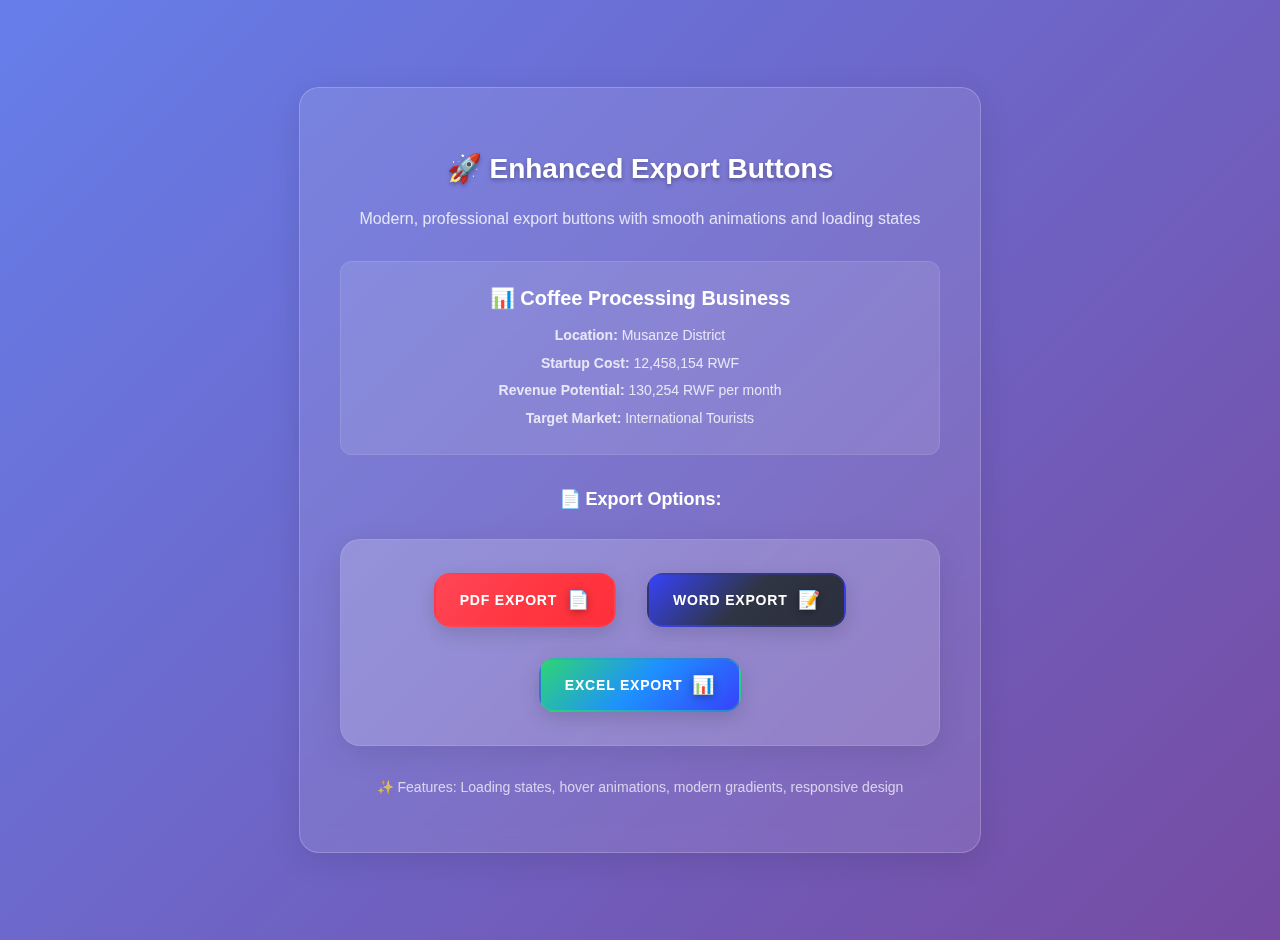
<file: export-buttons-demo.html>
<!DOCTYPE html>
<html lang="en">

<head>
    <meta charset="UTF-8">
    <meta name="viewport" content="width=device-width, initial-scale=1.0">
    <title>Enhanced Export Buttons Demo - InnoStart</title>
    <link rel="stylesheet" href="assets/css/style.css">
    <style>
        body {
            font-family: 'Segoe UI', Tahoma, Geneva, Verdana, sans-serif;
            background: linear-gradient(135deg, #667eea 0%, #764ba2 100%);
            min-height: 100vh;
            display: flex;
            align-items: center;
            justify-content: center;
            margin: 0;
            padding: 20px;
        }

        .demo-container {
            background: rgba(255, 255, 255, 0.1);
            backdrop-filter: blur(10px);
            border-radius: 20px;
            padding: 40px;
            text-align: center;
            border: 1px solid rgba(255, 255, 255, 0.2);
            box-shadow: 0 8px 32px rgba(0, 0, 0, 0.1);
            max-width: 600px;
            width: 100%;
        }

        .demo-title {
            color: white;
            font-size: 28px;
            font-weight: 700;
            margin-bottom: 10px;
            text-shadow: 0 2px 4px rgba(0, 0, 0, 0.3);
        }

        .demo-subtitle {
            color: rgba(255, 255, 255, 0.8);
            font-size: 16px;
            margin-bottom: 30px;
            line-height: 1.5;
        }

        .business-info {
            background: rgba(255, 255, 255, 0.1);
            border-radius: 12px;
            padding: 20px;
            margin-bottom: 30px;
            border: 1px solid rgba(255, 255, 255, 0.1);
        }

        .business-info h3 {
            color: white;
            margin: 0 0 10px 0;
            font-size: 20px;
        }

        .business-info p {
            color: rgba(255, 255, 255, 0.8);
            margin: 5px 0;
            font-size: 14px;
        }

        .export-section {
            margin-top: 20px;
        }

        .export-section h4 {
            color: white;
            font-size: 18px;
            margin-bottom: 15px;
            font-weight: 600;
        }
    </style>
</head>

<body>
    <div class="demo-container">
        <h1 class="demo-title">🚀 Enhanced Export Buttons</h1>
        <p class="demo-subtitle">Modern, professional export buttons with smooth animations and loading states</p>

        <div class="business-info">
            <h3>📊 Coffee Processing Business</h3>
            <p><strong>Location:</strong> Musanze District</p>
            <p><strong>Startup Cost:</strong> 12,458,154 RWF</p>
            <p><strong>Revenue Potential:</strong> 130,254 RWF per month</p>
            <p><strong>Target Market:</strong> International Tourists</p>
        </div>

        <div class="export-section">
            <h4>📄 Export Options:</h4>
            <div class="export-buttons-container">
                <button onclick="exportBusinessPlan('Coffee Processing', 'pdf')" class="export-btn pdf-btn">
                    PDF Export
                </button>
                <button onclick="exportBusinessPlan('Coffee Processing', 'word')" class="export-btn word-btn">
                    Word Export
                </button>
                <button onclick="exportBusinessPlan('Coffee Processing', 'excel')" class="export-btn excel-btn">
                    Excel Export
                </button>
            </div>
        </div>

        <div style="margin-top: 30px; color: rgba(255, 255, 255, 0.7); font-size: 14px;">
            <p>✨ Features: Loading states, hover animations, modern gradients, responsive design</p>
        </div>
    </div>

    <script src="assets/js/main.js"></script>
    <script>
        // Demo export function
        async function exportBusinessPlan(businessType, format) {
            try {
                // Show loading state
                const button = event.target;
                const originalText = button.innerHTML;
                button.classList.add('loading');
                button.disabled = true;
                button.classList.add('pulse');

                // Simulate API call
                await new Promise(resolve => setTimeout(resolve, 2000));

                // Show success notification
                showNotification(`✅ ${format.toUpperCase()} business plan for ${businessType} generated successfully!`, 'success');

            } catch (error) {
                showNotification(`❌ Export failed: ${error.message}`, 'error');
            } finally {
                // Reset button state
                button.classList.remove('loading', 'pulse');
                button.disabled = false;
                button.innerHTML = originalText;

                // Add success animation
                button.style.transform = 'scale(1.1)';
                setTimeout(() => {
                    button.style.transform = '';
                }, 200);
            }
        }
    </script>
</body>

</html>
</file>
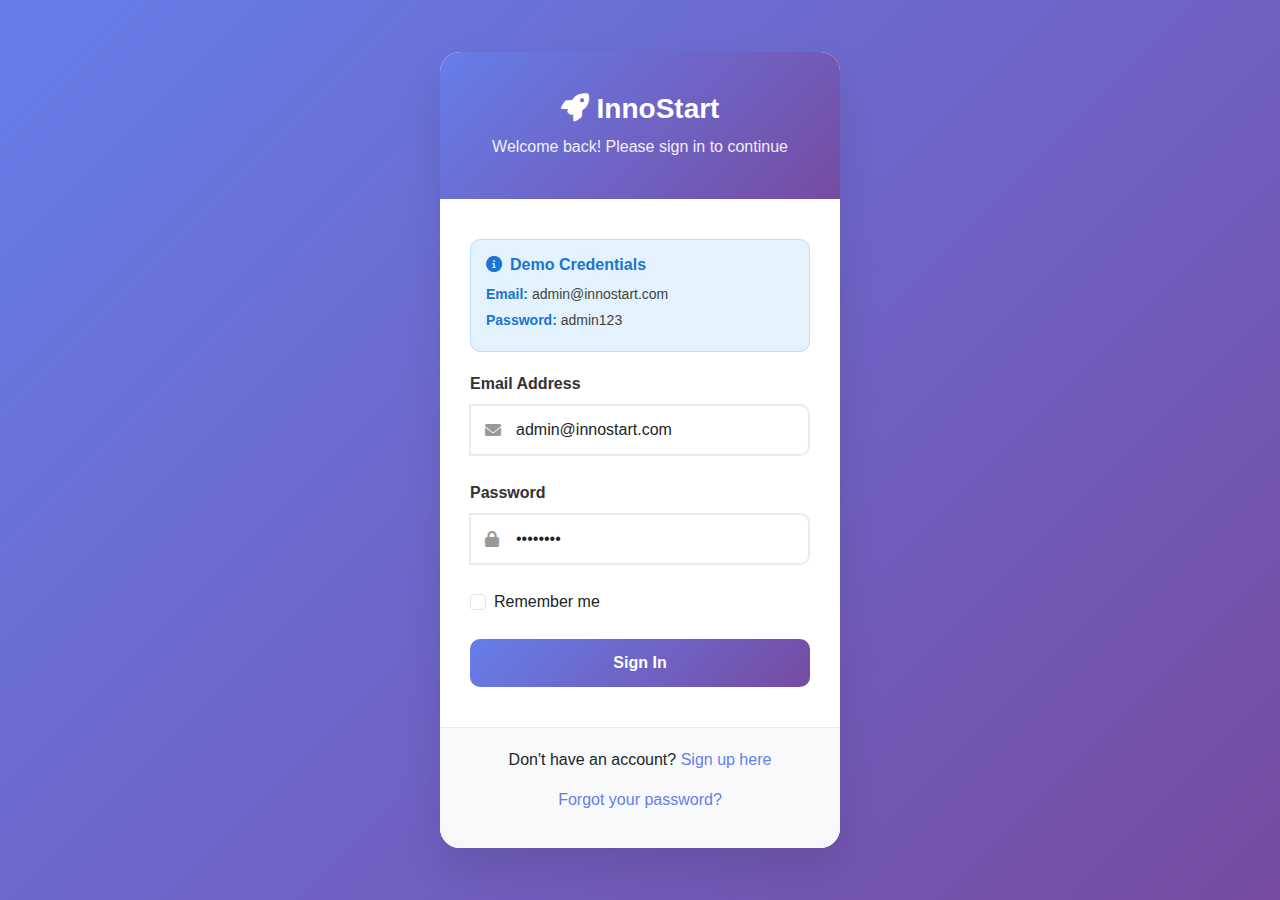
<file: login.html>
<!DOCTYPE html>
<html lang="en">
<head>
    <meta charset="UTF-8">
    <meta name="viewport" content="width=device-width, initial-scale=1.0">
    <meta http-equiv="Cache-Control" content="no-cache, no-store, must-revalidate">
    <meta http-equiv="Pragma" content="no-cache">
    <meta http-equiv="Expires" content="0">
    <title>Login - InnoStart</title>
    <link href="https://cdn.jsdelivr.net/npm/bootstrap@5.3.0/dist/css/bootstrap.min.css" rel="stylesheet">
    <link href="https://cdnjs.cloudflare.com/ajax/libs/font-awesome/6.0.0/css/all.min.css" rel="stylesheet">
    <style>
        body {
            background: linear-gradient(135deg, #667eea 0%, #764ba2 100%);
            min-height: 100vh;
            display: flex;
            align-items: center;
            justify-content: center;
            font-family: 'Segoe UI', Tahoma, Geneva, Verdana, sans-serif;
        }

        .login-container {
            background: white;
            border-radius: 20px;
            box-shadow: 0 20px 40px rgba(0, 0, 0, 0.1);
            overflow: hidden;
            width: 100%;
            max-width: 400px;
            margin: 20px;
        }

        .login-header {
            background: linear-gradient(135deg, #667eea 0%, #764ba2 100%);
            color: white;
            padding: 40px 30px;
            text-align: center;
        }

        .login-header h1 {
            margin: 0;
            font-size: 28px;
            font-weight: 600;
        }

        .login-header p {
            margin: 10px 0 0 0;
            opacity: 0.9;
        }

        .login-body {
            padding: 40px 30px;
        }

        .form-group {
            margin-bottom: 25px;
        }

        .form-label {
            font-weight: 600;
            color: #333;
            margin-bottom: 8px;
        }

        .form-control {
            border: 2px solid #e9ecef;
            border-radius: 10px;
            padding: 12px 15px;
            font-size: 16px;
            transition: all 0.3s ease;
        }

        .form-control:focus {
            border-color: #667eea;
            box-shadow: 0 0 0 0.2rem rgba(102, 126, 234, 0.25);
        }

        .input-group {
            position: relative;
        }

        .input-group i {
            position: absolute;
            left: 15px;
            top: 50%;
            transform: translateY(-50%);
            color: #999;
            z-index: 10;
        }

        .input-group .form-control {
            padding-left: 45px;
        }

        .btn-login {
            background: linear-gradient(135deg, #667eea 0%, #764ba2 100%);
            border: none;
            border-radius: 10px;
            padding: 12px 30px;
            font-size: 16px;
            font-weight: 600;
            color: white;
            width: 100%;
            transition: all 0.3s ease;
        }

        .btn-login:hover {
            transform: translateY(-2px);
            box-shadow: 0 10px 20px rgba(102, 126, 234, 0.3);
            color: white;
        }

        .btn-login:disabled {
            opacity: 0.6;
            transform: none;
            box-shadow: none;
        }

        .login-footer {
            text-align: center;
            padding: 20px 30px;
            background: #f8f9fa;
            border-top: 1px solid #e9ecef;
        }

        .login-footer a {
            color: #667eea;
            text-decoration: none;
            font-weight: 500;
        }

        .login-footer a:hover {
            text-decoration: underline;
        }

        .alert {
            border-radius: 10px;
            border: none;
            margin-bottom: 20px;
        }

        .loading {
            display: inline-block;
            width: 20px;
            height: 20px;
            border: 3px solid #f3f3f3;
            border-top: 3px solid #667eea;
            border-radius: 50%;
            animation: spin 1s linear infinite;
        }

        @keyframes spin {
            0% { transform: rotate(0deg); }
            100% { transform: rotate(360deg); }
        }

        .demo-credentials {
            background: #e3f2fd;
            border: 1px solid #bbdefb;
            border-radius: 10px;
            padding: 15px;
            margin-bottom: 20px;
            font-size: 14px;
        }

        .demo-credentials h6 {
            color: #1976d2;
            margin-bottom: 10px;
            font-weight: 600;
        }

        .demo-credentials p {
            margin: 5px 0;
            color: #424242;
        }

        .demo-credentials strong {
            color: #1976d2;
        }
    </style>
</head>
<body>
    <div class="login-container">
        <div class="login-header">
            <h1><i class="fas fa-rocket me-2"></i>InnoStart</h1>
            <p>Welcome back! Please sign in to continue</p>
        </div>
        
        <div class="login-body">
            <div class="demo-credentials">
                <h6><i class="fas fa-info-circle me-2"></i>Demo Credentials</h6>
                <p><strong>Email:</strong> admin@innostart.com</p>
                <p><strong>Password:</strong> admin123</p>
            </div>

            <div id="alert-container"></div>

            <form id="loginForm">
                <div class="form-group">
                    <label for="email" class="form-label">Email Address</label>
                    <div class="input-group">
                        <i class="fas fa-envelope"></i>
                        <input type="email" class="form-control" id="email" name="email" 
                               placeholder="Enter your email" required>
                    </div>
                </div>

                <div class="form-group">
                    <label for="password" class="form-label">Password</label>
                    <div class="input-group">
                        <i class="fas fa-lock"></i>
                        <input type="password" class="form-control" id="password" name="password" 
                               placeholder="Enter your password" required>
                    </div>
                </div>

                <div class="form-group form-check">
                    <input type="checkbox" class="form-check-input" id="rememberMe">
                    <label class="form-check-label" for="rememberMe">
                        Remember me
                    </label>
                </div>

                <button type="submit" class="btn btn-login" id="loginBtn">
                    <span id="loginText">Sign In</span>
                    <span id="loginLoading" class="loading" style="display: none;"></span>
                </button>
            </form>
        </div>

        <div class="login-footer">
            <p>Don't have an account? <a href="#" onclick="showRegister()">Sign up here</a></p>
            <p><a href="#" onclick="forgotPassword()">Forgot your password?</a></p>
        </div>
    </div>

    <script src="https://cdn.jsdelivr.net/npm/bootstrap@5.3.0/dist/js/bootstrap.bundle.min.js"></script>
    <script>
        // Demo credentials for easy testing
        const DEMO_EMAIL = 'admin@innostart.com';
        const DEMO_PASSWORD = 'admin123';

        // Auto-fill demo credentials
        document.addEventListener('DOMContentLoaded', function() {
            document.getElementById('email').value = DEMO_EMAIL;
            document.getElementById('password').value = DEMO_PASSWORD;
        });

        // Login form submission
        document.getElementById('loginForm').addEventListener('submit', async function(e) {
            e.preventDefault();
            
            const email = document.getElementById('email').value;
            const password = document.getElementById('password').value;
            const rememberMe = document.getElementById('rememberMe').checked;
            
            // Show loading state
            const loginBtn = document.getElementById('loginBtn');
            const loginText = document.getElementById('loginText');
            const loginLoading = document.getElementById('loginLoading');
            
            loginBtn.disabled = true;
            loginText.style.display = 'none';
            loginLoading.style.display = 'inline-block';
            
            try {
                const response = await fetch('api/auth.php', {
                    method: 'POST',
                    headers: {
                        'Content-Type': 'application/json',
                    },
                    body: JSON.stringify({
                        email: email,
                        password: password,
                        rememberMe: rememberMe
                    })
                });

                const result = await response.json();

                if (response.ok && result.success) {
                    // Store user session
                    localStorage.setItem('user', JSON.stringify(result.user));
                    localStorage.setItem('isLoggedIn', 'true');
                    
                    if (rememberMe) {
                        localStorage.setItem('rememberMe', 'true');
                    }
                    
                    showAlert('Login successful! Redirecting to dashboard...', 'success');
                    
                    // Redirect to dashboard after short delay
                    setTimeout(() => {
                        window.location.href = 'dashboard.html';
                    }, 1500);
                    
                } else {
                    showAlert(result.message || 'Login failed. Please check your credentials.', 'danger');
                }

            } catch (error) {
                console.error('Login error:', error);
                showAlert('Network error. Please try again.', 'danger');
            } finally {
                // Reset button state
                loginBtn.disabled = false;
                loginText.style.display = 'inline';
                loginLoading.style.display = 'none';
            }
        });

        function showAlert(message, type) {
            const alertContainer = document.getElementById('alert-container');
            alertContainer.innerHTML = `
                <div class="alert alert-${type} alert-dismissible fade show" role="alert">
                    <i class="fas fa-${type === 'success' ? 'check-circle' : 'exclamation-triangle'} me-2"></i>
                    ${message}
                    <button type="button" class="btn-close" data-bs-dismiss="alert"></button>
                </div>
            `;
        }

        function showRegister() {
            showAlert('Registration feature coming soon! For now, use the demo credentials above.', 'info');
        }

        function forgotPassword() {
            showAlert('Password reset feature coming soon! For now, use the demo credentials above.', 'info');
        }

        // Check if user is already logged in
        if (localStorage.getItem('isLoggedIn') === 'true') {
            window.location.href = 'dashboard.html';
        }
    </script>
</body>
</html>
</file>
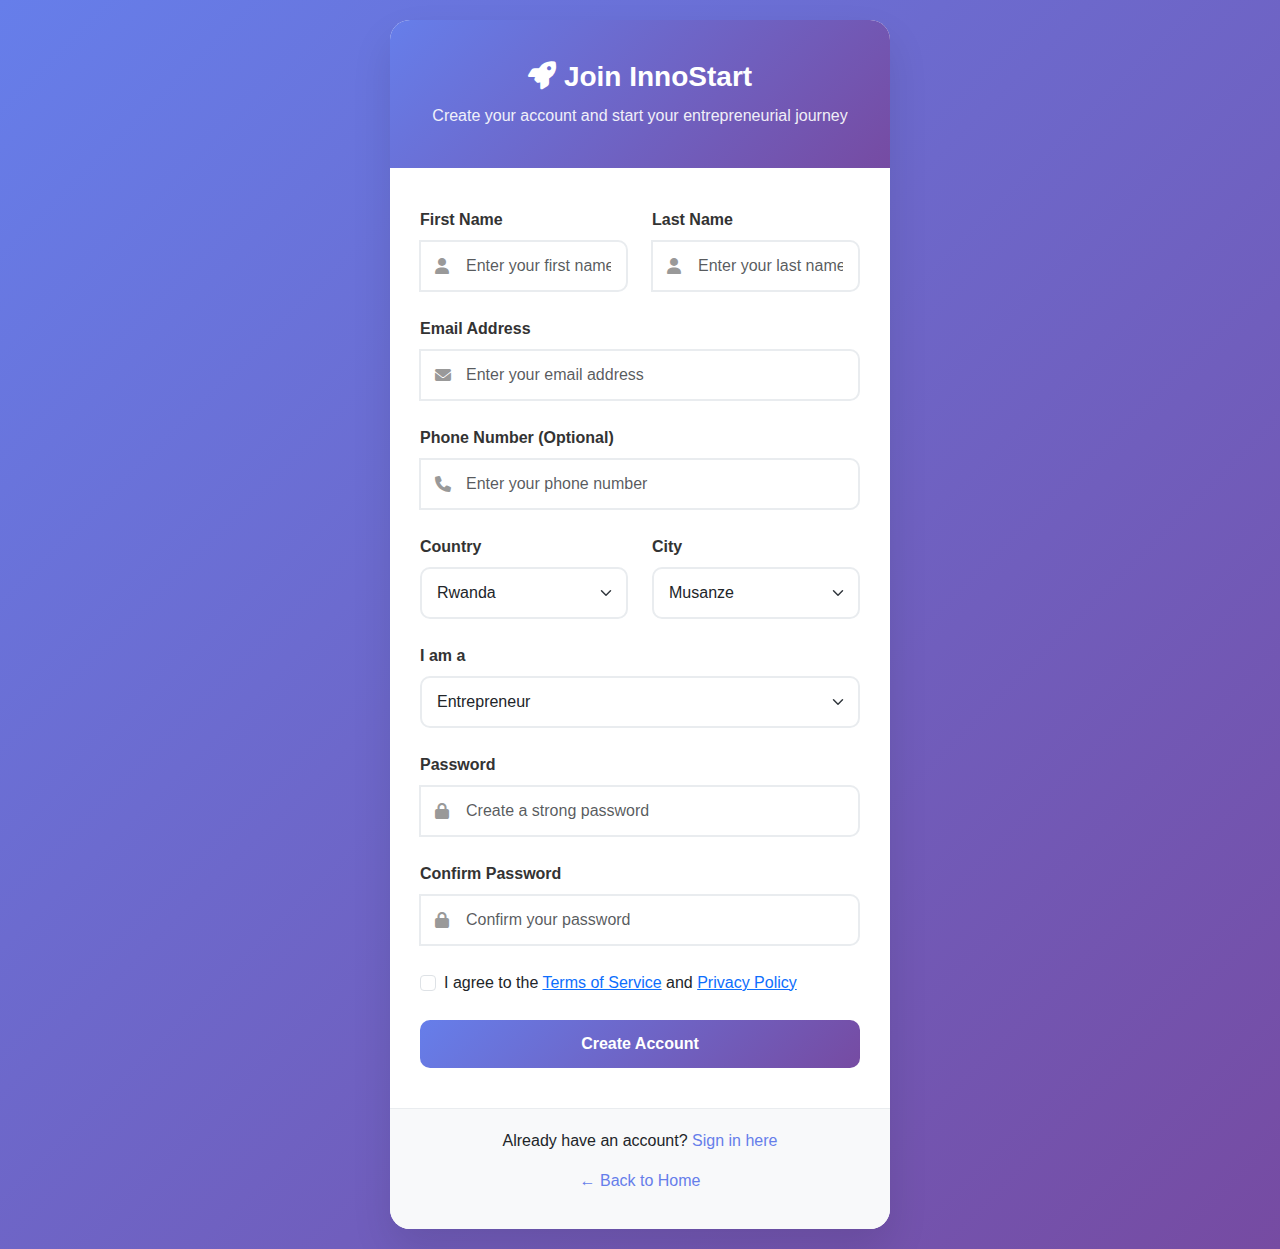
<file: signup.html>
<!DOCTYPE html>
<html lang="en">
<head>
    <meta charset="UTF-8">
    <meta name="viewport" content="width=device-width, initial-scale=1.0">
    <meta http-equiv="Cache-Control" content="no-cache, no-store, must-revalidate">
    <meta http-equiv="Pragma" content="no-cache">
    <meta http-equiv="Expires" content="0">
    <title>Sign Up - InnoStart</title>
    <link href="https://cdn.jsdelivr.net/npm/bootstrap@5.3.0/dist/css/bootstrap.min.css" rel="stylesheet">
    <link href="https://cdnjs.cloudflare.com/ajax/libs/font-awesome/6.0.0/css/all.min.css" rel="stylesheet">
    <style>
        body {
            background: linear-gradient(135deg, #667eea 0%, #764ba2 100%);
            min-height: 100vh;
            display: flex;
            align-items: center;
            justify-content: center;
            font-family: 'Segoe UI', Tahoma, Geneva, Verdana, sans-serif;
        }

        .signup-container {
            background: white;
            border-radius: 20px;
            box-shadow: 0 20px 40px rgba(0, 0, 0, 0.1);
            overflow: hidden;
            width: 100%;
            max-width: 500px;
            margin: 20px;
        }

        .signup-header {
            background: linear-gradient(135deg, #667eea 0%, #764ba2 100%);
            color: white;
            padding: 40px 30px;
            text-align: center;
        }

        .signup-header h1 {
            margin: 0;
            font-size: 28px;
            font-weight: 600;
        }

        .signup-header p {
            margin: 10px 0 0 0;
            opacity: 0.9;
        }

        .signup-body {
            padding: 40px 30px;
        }

        .form-group {
            margin-bottom: 25px;
        }

        .form-label {
            font-weight: 600;
            color: #333;
            margin-bottom: 8px;
        }

        .form-control {
            border: 2px solid #e9ecef;
            border-radius: 10px;
            padding: 12px 15px;
            font-size: 16px;
            transition: all 0.3s ease;
        }

        .form-control:focus {
            border-color: #667eea;
            box-shadow: 0 0 0 0.2rem rgba(102, 126, 234, 0.25);
        }

        .input-group {
            position: relative;
        }

        .input-group i {
            position: absolute;
            left: 15px;
            top: 50%;
            transform: translateY(-50%);
            color: #999;
            z-index: 10;
        }

        .input-group .form-control {
            padding-left: 45px;
        }

        .btn-signup {
            background: linear-gradient(135deg, #667eea 0%, #764ba2 100%);
            border: none;
            border-radius: 10px;
            padding: 12px 30px;
            font-size: 16px;
            font-weight: 600;
            color: white;
            width: 100%;
            transition: all 0.3s ease;
        }

        .btn-signup:hover {
            transform: translateY(-2px);
            box-shadow: 0 10px 20px rgba(102, 126, 234, 0.3);
            color: white;
        }

        .btn-signup:disabled {
            opacity: 0.6;
            transform: none;
            box-shadow: none;
        }

        .signup-footer {
            text-align: center;
            padding: 20px 30px;
            background: #f8f9fa;
            border-top: 1px solid #e9ecef;
        }

        .signup-footer a {
            color: #667eea;
            text-decoration: none;
            font-weight: 500;
        }

        .signup-footer a:hover {
            text-decoration: underline;
        }

        .alert {
            border-radius: 10px;
            border: none;
            margin-bottom: 20px;
        }

        .loading {
            display: inline-block;
            width: 20px;
            height: 20px;
            border: 3px solid #f3f3f3;
            border-top: 3px solid #667eea;
            border-radius: 50%;
            animation: spin 1s linear infinite;
        }

        @keyframes spin {
            0% { transform: rotate(0deg); }
            100% { transform: rotate(360deg); }
        }

        .form-select {
            border: 2px solid #e9ecef;
            border-radius: 10px;
            padding: 12px 15px;
            font-size: 16px;
            transition: all 0.3s ease;
        }

        .form-select:focus {
            border-color: #667eea;
            box-shadow: 0 0 0 0.2rem rgba(102, 126, 234, 0.25);
        }
    </style>
</head>
<body>
    <div class="signup-container">
        <div class="signup-header">
            <h1><i class="fas fa-rocket me-2"></i>Join InnoStart</h1>
            <p>Create your account and start your entrepreneurial journey</p>
        </div>
        
        <div class="signup-body">
            <div id="alert-container"></div>

            <form id="signupForm">
                <div class="row">
                    <div class="col-md-6">
                        <div class="form-group">
                            <label for="firstName" class="form-label">First Name</label>
                            <div class="input-group">
                                <i class="fas fa-user"></i>
                                <input type="text" class="form-control" id="firstName" name="firstName" 
                                       placeholder="Enter your first name" required>
                            </div>
                        </div>
                    </div>
                    <div class="col-md-6">
                        <div class="form-group">
                            <label for="lastName" class="form-label">Last Name</label>
                            <div class="input-group">
                                <i class="fas fa-user"></i>
                                <input type="text" class="form-control" id="lastName" name="lastName" 
                                       placeholder="Enter your last name" required>
                            </div>
                        </div>
                    </div>
                </div>

                <div class="form-group">
                    <label for="email" class="form-label">Email Address</label>
                    <div class="input-group">
                        <i class="fas fa-envelope"></i>
                        <input type="email" class="form-control" id="email" name="email" 
                               placeholder="Enter your email address" required>
                    </div>
                </div>

                <div class="form-group">
                    <label for="phone" class="form-label">Phone Number (Optional)</label>
                    <div class="input-group">
                        <i class="fas fa-phone"></i>
                        <input type="tel" class="form-control" id="phone" name="phone" 
                               placeholder="Enter your phone number">
                    </div>
                </div>

                <div class="row">
                    <div class="col-md-6">
                        <div class="form-group">
                            <label for="country" class="form-label">Country</label>
                            <select class="form-select" id="country" name="country">
                                <option value="Rwanda" selected>Rwanda</option>
                                <option value="Uganda">Uganda</option>
                                <option value="Kenya">Kenya</option>
                                <option value="Tanzania">Tanzania</option>
                                <option value="Other">Other</option>
                            </select>
                        </div>
                    </div>
                    <div class="col-md-6">
                        <div class="form-group">
                            <label for="city" class="form-label">City</label>
                            <select class="form-select" id="city" name="city">
                                <option value="Musanze" selected>Musanze</option>
                                <option value="Kigali">Kigali</option>
                                <option value="Huye">Huye</option>
                                <option value="Rubavu">Rubavu</option>
                                <option value="Other">Other</option>
                            </select>
                        </div>
                    </div>
                </div>

                <div class="form-group">
                    <label for="userType" class="form-label">I am a</label>
                    <select class="form-select" id="userType" name="userType" required>
                        <option value="entrepreneur" selected>Entrepreneur</option>
                        <option value="investor">Investor</option>
                        <option value="mentor">Mentor</option>
                    </select>
                </div>

                <div class="form-group">
                    <label for="password" class="form-label">Password</label>
                    <div class="input-group">
                        <i class="fas fa-lock"></i>
                        <input type="password" class="form-control" id="password" name="password" 
                               placeholder="Create a strong password" required minlength="6">
                    </div>
                </div>

                <div class="form-group">
                    <label for="confirmPassword" class="form-label">Confirm Password</label>
                    <div class="input-group">
                        <i class="fas fa-lock"></i>
                        <input type="password" class="form-control" id="confirmPassword" name="confirmPassword" 
                               placeholder="Confirm your password" required>
                    </div>
                </div>

                <div class="form-group form-check">
                    <input type="checkbox" class="form-check-input" id="agreeTerms" required>
                    <label class="form-check-label" for="agreeTerms">
                        I agree to the <a href="#" onclick="showTerms()">Terms of Service</a> and <a href="#" onclick="showPrivacy()">Privacy Policy</a>
                    </label>
                </div>

                <button type="submit" class="btn btn-signup" id="signupBtn">
                    <span id="signupText">Create Account</span>
                    <span id="signupLoading" class="loading" style="display: none;"></span>
                </button>
            </form>
        </div>

        <div class="signup-footer">
            <p>Already have an account? <a href="login.html">Sign in here</a></p>
            <p><a href="index.html">← Back to Home</a></p>
        </div>
    </div>

    <script src="https://cdn.jsdelivr.net/npm/bootstrap@5.3.0/dist/js/bootstrap.bundle.min.js"></script>
    <script>
        // Signup form submission
        document.getElementById('signupForm').addEventListener('submit', async function(e) {
            e.preventDefault();
            
            const formData = {
                first_name: document.getElementById('firstName').value,
                last_name: document.getElementById('lastName').value,
                email: document.getElementById('email').value,
                phone: document.getElementById('phone').value,
                country: document.getElementById('country').value,
                city: document.getElementById('city').value,
                user_type: document.getElementById('userType').value,
                password: document.getElementById('password').value,
                confirm_password: document.getElementById('confirmPassword').value
            };
            
            // Validate passwords match
            if (formData.password !== formData.confirm_password) {
                showAlert('Passwords do not match', 'danger');
                return;
            }
            
            // Show loading state
            const signupBtn = document.getElementById('signupBtn');
            const signupText = document.getElementById('signupText');
            const signupLoading = document.getElementById('signupLoading');
            
            signupBtn.disabled = true;
            signupText.style.display = 'none';
            signupLoading.style.display = 'inline-block';
            
            try {
                const response = await fetch('api/auth.php', {
                    method: 'POST',
                    headers: {
                        'Content-Type': 'application/json',
                    },
                    body: JSON.stringify({
                        action: 'register',
                        ...formData
                    })
                });

                const result = await response.json();

                if (response.ok && result.success) {
                    showAlert('Account created successfully! Redirecting to login...', 'success');
                    
                    // Redirect to login page after short delay
                    setTimeout(() => {
                        window.location.href = 'login.html';
                    }, 2000);
                    
                } else {
                    showAlert(result.message || 'Registration failed. Please try again.', 'danger');
                }

            } catch (error) {
                console.error('Registration error:', error);
                showAlert('Network error. Please try again.', 'danger');
            } finally {
                // Reset button state
                signupBtn.disabled = false;
                signupText.style.display = 'inline';
                signupLoading.style.display = 'none';
            }
        });

        function showAlert(message, type) {
            const alertContainer = document.getElementById('alert-container');
            alertContainer.innerHTML = `
                <div class="alert alert-${type} alert-dismissible fade show" role="alert">
                    <i class="fas fa-${type === 'success' ? 'check-circle' : 'exclamation-triangle'} me-2"></i>
                    ${message}
                    <button type="button" class="btn-close" data-bs-dismiss="alert"></button>
                </div>
            `;
        }

        function showTerms() {
            showAlert('Terms of Service: By using InnoStart, you agree to use the platform responsibly and in accordance with local laws.', 'info');
        }

        function showPrivacy() {
            showAlert('Privacy Policy: We respect your privacy and will only use your information to provide our services.', 'info');
        }

        // Check if user is already logged in
        fetch('api/auth.php')
            .then(response => response.json())
            .then(data => {
                if (data.success) {
                    window.location.href = 'dashboard.html';
                }
            })
            .catch(error => {
                console.log('Auth check failed:', error);
            });
    </script>
</body>
</html>
</file>
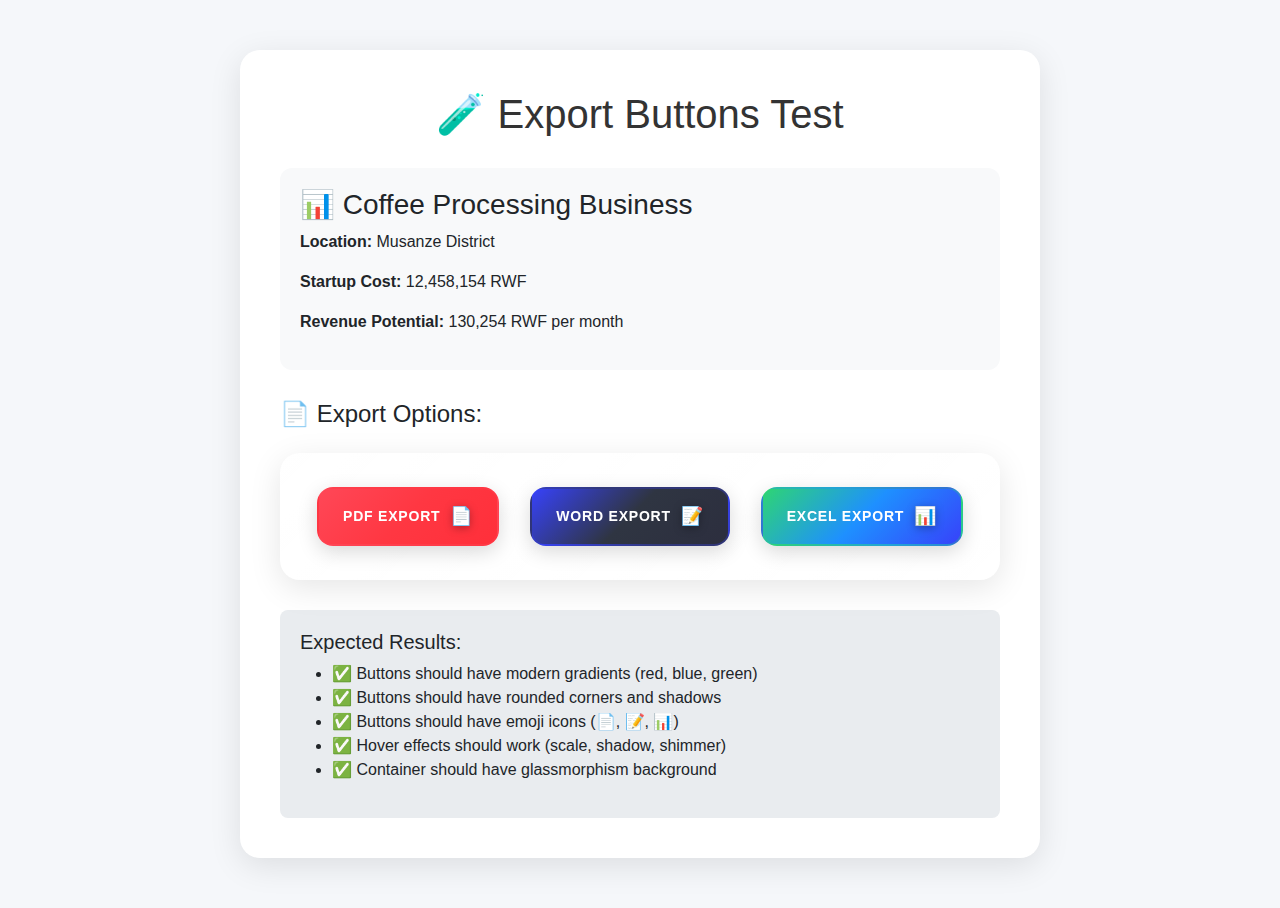
<file: test-export-buttons.html>
<!DOCTYPE html>
<html lang="en">
<head>
    <meta charset="UTF-8">
    <meta name="viewport" content="width=device-width, initial-scale=1.0">
    <title>Test Export Buttons</title>
    <link href="https://cdn.jsdelivr.net/npm/bootstrap@5.3.0/dist/css/bootstrap.min.css" rel="stylesheet">
    <link href="assets/css/dashboard.css?v=20241220" rel="stylesheet">
    <style>
        body {
            background: #f5f7fa;
            padding: 50px;
            font-family: 'Segoe UI', Tahoma, Geneva, Verdana, sans-serif;
        }
        .test-container {
            max-width: 800px;
            margin: 0 auto;
            background: white;
            padding: 40px;
            border-radius: 20px;
            box-shadow: 0 8px 32px rgba(0, 0, 0, 0.1);
        }
        .test-title {
            text-align: center;
            color: #333;
            margin-bottom: 30px;
        }
        .business-info {
            background: #f8f9fa;
            padding: 20px;
            border-radius: 12px;
            margin-bottom: 30px;
        }
    </style>
</head>
<body>
    <div class="test-container">
        <h1 class="test-title">🧪 Export Buttons Test</h1>
        
        <div class="business-info">
            <h3>📊 Coffee Processing Business</h3>
            <p><strong>Location:</strong> Musanze District</p>
            <p><strong>Startup Cost:</strong> 12,458,154 RWF</p>
            <p><strong>Revenue Potential:</strong> 130,254 RWF per month</p>
        </div>
        
        <h4>📄 Export Options:</h4>
        <div class="export-buttons-container">
            <button onclick="testExport('pdf')" class="export-btn pdf-btn">
                PDF Export
            </button>
            <button onclick="testExport('word')" class="export-btn word-btn">
                Word Export
            </button>
            <button onclick="testExport('excel')" class="export-btn excel-btn">
                Excel Export
            </button>
        </div>
        
        <div style="margin-top: 30px; padding: 20px; background: #e9ecef; border-radius: 8px;">
            <h5>Expected Results:</h5>
            <ul>
                <li>✅ Buttons should have modern gradients (red, blue, green)</li>
                <li>✅ Buttons should have rounded corners and shadows</li>
                <li>✅ Buttons should have emoji icons (📄, 📝, 📊)</li>
                <li>✅ Hover effects should work (scale, shadow, shimmer)</li>
                <li>✅ Container should have glassmorphism background</li>
            </ul>
        </div>
    </div>

    <script>
        function testExport(format) {
            alert(`Testing ${format.toUpperCase()} export button!`);
        }
    </script>
</body>
</html>
</file>
<file: assets/css/style.css>
/* Custom CSS for InnoStart */

:root {
    --primary-color: #0d6efd;
    --secondary-color: #6c757d;
    --success-color: #198754;
    --warning-color: #ffc107;
    --danger-color: #dc3545;
    --info-color: #0dcaf0;
    --light-color: #f8f9fa;
    --dark-color: #212529;
}

/* Export Button Styles - Modern Professional Design */
.export-btn {
    display: inline-flex;
    align-items: center;
    justify-content: center;
    padding: 14px 24px;
    margin: 8px;
    border: none;
    border-radius: 16px;
    font-size: 14px;
    font-weight: 700;
    cursor: pointer;
    transition: all 0.4s cubic-bezier(0.4, 0, 0.2, 1);
    text-decoration: none;
    color: white;
    box-shadow: 0 6px 20px rgba(0, 0, 0, 0.15);
    position: relative;
    overflow: hidden;
    min-width: 160px;
    text-align: center;
    letter-spacing: 0.8px;
    text-transform: uppercase;
    font-family: 'Segoe UI', Tahoma, Geneva, Verdana, sans-serif;
    backdrop-filter: blur(10px);
    border: 2px solid rgba(255, 255, 255, 0.1);
}

.export-btn::before {
    content: '';
    position: absolute;
    top: 0;
    left: -100%;
    width: 100%;
    height: 100%;
    background: linear-gradient(90deg, transparent, rgba(255, 255, 255, 0.2), transparent);
    transition: left 0.5s;
}

.export-btn:hover::before {
    left: 100%;
}

.export-btn:hover {
    transform: translateY(-4px) scale(1.05);
    box-shadow: 0 12px 35px rgba(0, 0, 0, 0.25);
    border-color: rgba(255, 255, 255, 0.3);
}

.export-btn:active {
    transform: translateY(-1px) scale(1.01);
    box-shadow: 0 4px 15px rgba(0, 0, 0, 0.15);
}

.export-btn:disabled {
    opacity: 0.6;
    cursor: not-allowed;
    transform: none;
    box-shadow: 0 2px 8px rgba(0, 0, 0, 0.1);
}

.export-btn:disabled::before {
    display: none;
}

/* PDF Export Button - Red Theme */
.pdf-btn {
    background: linear-gradient(135deg, #ff4757 0%, #ff3742 50%, #ff2f3a 100%);
    border: 2px solid rgba(255, 71, 87, 0.3);
}

.pdf-btn:hover:not(:disabled) {
    background: linear-gradient(135deg, #ff3742 0%, #ff2f3a 50%, #ff2833 100%);
    box-shadow: 0 12px 35px rgba(255, 71, 87, 0.5);
    border-color: rgba(255, 71, 87, 0.6);
}

.pdf-btn::after {
    content: '📄';
    margin-left: 10px;
    font-size: 18px;
    filter: drop-shadow(0 2px 4px rgba(0, 0, 0, 0.3));
}

/* Word Export Button - Blue Theme */
.word-btn {
    background: linear-gradient(135deg, #3742fa 0%, #2f3542 50%, #2c2e3e 100%);
    border: 2px solid rgba(55, 66, 250, 0.3);
}

.word-btn:hover:not(:disabled) {
    background: linear-gradient(135deg, #2f3542 0%, #2c2e3e 50%, #2a2c3a 100%);
    box-shadow: 0 12px 35px rgba(55, 66, 250, 0.5);
    border-color: rgba(55, 66, 250, 0.6);
}

.word-btn::after {
    content: '📝';
    margin-left: 10px;
    font-size: 18px;
    filter: drop-shadow(0 2px 4px rgba(0, 0, 0, 0.3));
}

/* Excel Export Button - Green Theme */
.excel-btn {
    background: linear-gradient(135deg, #2ed573 0%, #1e90ff 50%, #3742fa 100%);
    border: 2px solid rgba(46, 213, 115, 0.3);
}

.excel-btn:hover:not(:disabled) {
    background: linear-gradient(135deg, #1e90ff 0%, #3742fa 50%, #2f3542 100%);
    box-shadow: 0 12px 35px rgba(46, 213, 115, 0.5);
    border-color: rgba(46, 213, 115, 0.6);
}

.excel-btn::after {
    content: '📊';
    margin-left: 10px;
    font-size: 18px;
    filter: drop-shadow(0 2px 4px rgba(0, 0, 0, 0.3));
}

/* Export Button Container */
.export-buttons-container {
    display: flex;
    flex-wrap: wrap;
    justify-content: center;
    align-items: center;
    gap: 15px;
    margin: 25px 0;
    padding: 25px;
    background: linear-gradient(135deg, rgba(255, 255, 255, 0.1) 0%, rgba(255, 255, 255, 0.05) 100%);
    border-radius: 20px;
    backdrop-filter: blur(10px);
    border: 1px solid rgba(255, 255, 255, 0.1);
    box-shadow: 0 8px 32px rgba(0, 0, 0, 0.1);
}

/* Loading State for Export Buttons */
.export-btn.loading {
    pointer-events: none;
    opacity: 0.8;
}

.export-btn.loading::after {
    content: '';
    width: 16px;
    height: 16px;
    border: 2px solid rgba(255, 255, 255, 0.3);
    border-top: 2px solid white;
    border-radius: 50%;
    animation: spin 1s linear infinite;
    margin-left: 10px;
}

@keyframes spin {
    0% {
        transform: rotate(0deg);
    }

    100% {
        transform: rotate(360deg);
    }
}

/* Pulse Animation for Export Buttons */
.export-btn.pulse {
    animation: pulse 2s infinite;
}

@keyframes pulse {
    0% {
        box-shadow: 0 6px 20px rgba(0, 0, 0, 0.15);
    }

    50% {
        box-shadow: 0 6px 20px rgba(0, 0, 0, 0.15), 0 0 0 10px rgba(255, 255, 255, 0.1);
    }

    100% {
        box-shadow: 0 6px 20px rgba(0, 0, 0, 0.15);
    }
}

/* Responsive Design */
@media (max-width: 768px) {
    .export-btn {
        min-width: 120px;
        padding: 10px 16px;
        font-size: 13px;
        margin: 4px;
    }

    .export-buttons-container {
        flex-direction: column;
        gap: 8px;
    }
}

/* Loading State */
.export-btn.loading {
    position: relative;
    color: transparent;
}

.export-btn.loading::after {
    content: '';
    position: absolute;
    top: 50%;
    left: 50%;
    transform: translate(-50%, -50%);
    width: 20px;
    height: 20px;
    border: 2px solid rgba(255, 255, 255, 0.3);
    border-top: 2px solid white;
    border-radius: 50%;
    animation: spin 1s linear infinite;
}

@keyframes spin {
    0% {
        transform: translate(-50%, -50%) rotate(0deg);
    }

    100% {
        transform: translate(-50%, -50%) rotate(360deg);
    }
}

/* Global Styles */
body {
    font-family: 'Segoe UI', Tahoma, Geneva, Verdana, sans-serif;
    line-height: 1.6;
    color: var(--dark-color);
}

/* Navigation */
.navbar-brand {
    font-size: 1.5rem;
}

.navbar-nav .nav-link {
    font-weight: 500;
    transition: color 0.3s ease;
}

.navbar-nav .nav-link:hover {
    color: rgba(255, 255, 255, 0.8) !important;
}

/* Hero Section */
.hero-section {
    background: linear-gradient(135deg, var(--primary-color) 0%, #0056b3 100%);
    min-height: 100vh;
    display: flex;
    align-items: center;
    position: relative;
    overflow: hidden;
}

.hero-section::before {
    content: '';
    position: absolute;
    top: 0;
    left: 0;
    right: 0;
    bottom: 0;
    background: url('data:image/svg+xml,<svg xmlns="http://www.w3.org/2000/svg" viewBox="0 0 100 100"><defs><pattern id="grain" width="100" height="100" patternUnits="userSpaceOnUse"><circle cx="50" cy="50" r="1" fill="rgba(255,255,255,0.1)"/></pattern></defs><rect width="100" height="100" fill="url(%23grain)"/></svg>');
    opacity: 0.3;
    pointer-events: none;
    z-index: 1;
}

.hero-image {
    text-align: center;
    animation: float 3s ease-in-out infinite;
}

@keyframes float {

    0%,
    100% {
        transform: translateY(0px);
    }

    50% {
        transform: translateY(-20px);
    }
}

/* Chat Container */
.chat-container {
    background: white;
    border-radius: 15px;
    box-shadow: 0 10px 30px rgba(0, 0, 0, 0.1);
    overflow: hidden;
    height: 500px;
    display: flex;
    flex-direction: column;
}

.chat-messages {
    flex: 1;
    padding: 20px;
    overflow-y: auto;
    background: #f8f9fa;
}

.message {
    margin-bottom: 15px;
    display: flex;
}

.bot-message {
    justify-content: flex-start;
}

.user-message {
    justify-content: flex-end;
}

.message-content {
    max-width: 70%;
    padding: 12px 16px;
    border-radius: 18px;
    word-wrap: break-word;
}

.bot-message .message-content {
    background: white;
    border: 1px solid #e9ecef;
    border-bottom-left-radius: 5px;
}

.user-message .message-content {
    background: var(--primary-color);
    color: white;
    border-bottom-right-radius: 5px;
}

.chat-input {
    background: white;
}

/* Cards */
.card {
    border: none;
    border-radius: 15px;
    box-shadow: 0 5px 15px rgba(0, 0, 0, 0.08);
    transition: transform 0.3s ease, box-shadow 0.3s ease;
}

.card:hover {
    transform: translateY(-5px);
    box-shadow: 0 10px 25px rgba(0, 0, 0, 0.15);
}

.card-header {
    border-radius: 15px 15px 0 0 !important;
    border: none;
    font-weight: 600;
}

/* Forms */
.form-control,
.form-select {
    border-radius: 10px;
    border: 2px solid #e9ecef;
    transition: border-color 0.3s ease, box-shadow 0.3s ease;
}

.form-control:focus,
.form-select:focus {
    border-color: var(--primary-color);
    box-shadow: 0 0 0 0.2rem rgba(13, 110, 253, 0.25);
}

/* Buttons */
.btn {
    border-radius: 10px;
    font-weight: 500;
    transition: all 0.3s ease;
    border: none;
    cursor: pointer !important;
    pointer-events: auto !important;
    user-select: none;
    position: relative;
    z-index: 10;
}

.btn:hover {
    transform: translateY(-2px);
    box-shadow: 0 5px 15px rgba(0, 0, 0, 0.2);
}

.btn:active {
    transform: translateY(0);
}

.btn:focus {
    outline: 2px solid rgba(255, 255, 255, 0.5);
    outline-offset: 2px;
}

/* Force clickable buttons */
.clickable-button {
    cursor: pointer !important;
    pointer-events: auto !important;
    user-select: none !important;
    position: relative !important;
    z-index: 100 !important;
    display: inline-block !important;
    text-decoration: none !important;
}

.clickable-button:hover {
    cursor: pointer !important;
    pointer-events: auto !important;
}

.clickable-button:active {
    cursor: pointer !important;
    pointer-events: auto !important;
}

/* Hero section buttons specific styling */
.hero-section .btn {
    min-height: 50px;
    display: inline-flex;
    align-items: center;
    justify-content: center;
    text-decoration: none;
    border: 2px solid transparent;
    transition: all 0.3s ease;
    position: relative;
    z-index: 10;
}

.hero-section .btn:hover {
    text-decoration: none;
    transform: translateY(-2px);
    box-shadow: 0 8px 25px rgba(0, 0, 0, 0.2);
}

.hero-section .btn-primary {
    background: linear-gradient(135deg, #007bff 0%, #0056b3 100%);
    border-color: #007bff;
}

.hero-section .btn-outline-light {
    background: rgba(255, 255, 255, 0.1);
    border-color: rgba(255, 255, 255, 0.5);
    color: white;
}

.hero-section .btn-outline-light:hover {
    background: rgba(255, 255, 255, 0.2);
    border-color: white;
    color: white;
}

.btn-lg {
    padding: 12px 30px;
    font-size: 1.1rem;
}

/* Sections */
section {
    padding: 80px 0;
}

.bg-light {
    background-color: #f8f9fa !important;
}

/* Business Ideas */
.idea-item {
    background: white;
    border-radius: 10px;
    padding: 20px;
    margin-bottom: 15px;
    border-left: 4px solid var(--warning-color);
    transition: all 0.3s ease;
}

.idea-item:hover {
    transform: translateX(5px);
    box-shadow: 0 5px 15px rgba(0, 0, 0, 0.1);
}

.idea-title {
    font-weight: 600;
    color: var(--dark-color);
    margin-bottom: 8px;
}

.idea-description {
    color: var(--secondary-color);
    font-size: 0.9rem;
    margin-bottom: 10px;
}

.idea-tags {
    display: flex;
    flex-wrap: wrap;
    gap: 5px;
}

.idea-tag {
    background: var(--warning-color);
    color: var(--dark-color);
    padding: 4px 8px;
    border-radius: 15px;
    font-size: 0.8rem;
    font-weight: 500;
}

/* Financial Projections */
.projection-card {
    background: white;
    border-radius: 10px;
    padding: 20px;
    margin-bottom: 15px;
    border: 1px solid #e9ecef;
}

.metric-value {
    font-size: 2rem;
    font-weight: 700;
    margin-bottom: 5px;
}

.metric-label {
    color: var(--secondary-color);
    font-size: 0.9rem;
    text-transform: uppercase;
    letter-spacing: 0.5px;
}

/* Loading Animation */
.loading {
    display: inline-block;
    width: 20px;
    height: 20px;
    border: 3px solid rgba(255, 255, 255, 0.3);
    border-radius: 50%;
    border-top-color: #fff;
    animation: spin 1s ease-in-out infinite;
}

@keyframes spin {
    to {
        transform: rotate(360deg);
    }
}

/* Responsive Design */
@media (max-width: 768px) {
    .hero-section h1 {
        font-size: 2.5rem;
    }

    .hero-section .lead {
        font-size: 1.1rem;
    }

    .chat-container {
        height: 400px;
    }

    .message-content {
        max-width: 85%;
    }

    section {
        padding: 60px 0;
    }
}

@media (max-width: 576px) {
    .hero-section h1 {
        font-size: 2rem;
    }

    .btn-lg {
        padding: 10px 20px;
        font-size: 1rem;
    }

    .chat-container {
        height: 350px;
    }
}

/* Custom Scrollbar */
.chat-messages::-webkit-scrollbar {
    width: 6px;
}

.chat-messages::-webkit-scrollbar-track {
    background: #f1f1f1;
    border-radius: 3px;
}

.chat-messages::-webkit-scrollbar-thumb {
    background: #c1c1c1;
    border-radius: 3px;
}

.chat-messages::-webkit-scrollbar-thumb:hover {
    background: #a8a8a8;
}

/* Animation Classes */
.fade-in {
    animation: fadeIn 0.5s ease-in;
}

@keyframes fadeIn {
    from {
        opacity: 0;
        transform: translateY(20px);
    }

    to {
        opacity: 1;
        transform: translateY(0);
    }
}

.slide-in-left {
    animation: slideInLeft 0.5s ease-out;
}

@keyframes slideInLeft {
    from {
        opacity: 0;
        transform: translateX(-30px);
    }

    to {
        opacity: 1;
        transform: translateX(0);
    }
}

.slide-in-right {
    animation: slideInRight 0.5s ease-out;
}

@keyframes slideInRight {
    from {
        opacity: 0;
        transform: translateX(30px);
    }

    to {
        opacity: 1;
        transform: translateX(0);
    }
}

/* Utility Classes */
.text-gradient {
    background: linear-gradient(135deg, var(--primary-color), #0056b3);
    -webkit-background-clip: text;
    -webkit-text-fill-color: transparent;
    background-clip: text;
}

.shadow-custom {
    box-shadow: 0 10px 30px rgba(0, 0, 0, 0.1);
}

.border-gradient {
    border: 2px solid;
    border-image: linear-gradient(135deg, var(--primary-color), #0056b3) 1;
}
</file>
<file: assets/css/dashboard.css>
/* Dashboard Specific Styles */
* {
    margin: 0;
    padding: 0;
    box-sizing: border-box;
}

body {
    font-family: 'Segoe UI', Tahoma, Geneva, Verdana, sans-serif;
    background-color: #f5f7fa;
    overflow-x: hidden;
}

:root {
    --primary-color: #007bff;
    --secondary-color: #6c757d;
    --success-color: #28a745;
    --danger-color: #dc3545;
    --warning-color: #ffc107;
    --info-color: #17a2b8;
    --light-color: #f8f9fa;
    --dark-color: #343a40;
    --sidebar-width: 280px;
    --header-height: 60px;
}

/* Sidebar */
.sidebar {
    position: fixed;
    top: 0;
    left: 0;
    height: 100vh;
    width: var(--sidebar-width);
    background: linear-gradient(135deg, #667eea 0%, #764ba2 100%);
    color: white;
    z-index: 1000;
    transition: transform 0.3s ease;
    overflow-y: auto;
}

.sidebar-header {
    padding: 20px;
    border-bottom: 1px solid rgba(255, 255, 255, 0.1);
    text-align: center;
}

.sidebar-header h3 {
    margin: 0;
    font-weight: 600;
}

.sidebar-nav {
    padding: 20px 0;
}

.nav-item {
    margin: 5px 15px;
}

.nav-link {
    display: flex;
    align-items: center;
    padding: 12px 15px;
    color: rgba(255, 255, 255, 0.8);
    text-decoration: none;
    border-radius: 8px;
    transition: all 0.3s ease;
}

.nav-link:hover,
.nav-link.active {
    background: rgba(255, 255, 255, 0.1);
    color: white;
    transform: translateX(5px);
}

.nav-link i {
    margin-right: 12px;
    width: 20px;
    text-align: center;
}

/* Main Content */
.main-content {
    margin-left: var(--sidebar-width);
    min-height: 100vh;
    transition: margin-left 0.3s ease;
}

/* Header */
.header {
    height: var(--header-height);
    background: white;
    box-shadow: 0 2px 10px rgba(0, 0, 0, 0.1);
    display: flex;
    align-items: center;
    justify-content: space-between;
    padding: 0 30px;
    position: sticky;
    top: 0;
    z-index: 999;
}

.header-left h1 {
    font-size: 24px;
    font-weight: 600;
    color: var(--dark-color);
    margin: 0;
}

.header-right {
    display: flex;
    align-items: center;
    gap: 20px;
}

.search-box {
    position: relative;
}

.search-box input {
    width: 300px;
    padding: 10px 15px 10px 40px;
    border: 1px solid #ddd;
    border-radius: 25px;
    font-size: 14px;
}

.search-box i {
    position: absolute;
    left: 15px;
    top: 50%;
    transform: translateY(-50%);
    color: #999;
}

.user-profile {
    display: flex;
    align-items: center;
    gap: 10px;
    cursor: pointer;
}

.user-avatar {
    width: 35px;
    height: 35px;
    border-radius: 50%;
    background: var(--primary-color);
    display: flex;
    align-items: center;
    justify-content: center;
    color: white;
    font-weight: bold;
}

/* Content Area */
.content-area {
    padding: 30px;
    min-height: calc(100vh - var(--header-height));
    display: flex;
    flex-direction: column;
}

/* Chat Section Specific */
.content-area.chat-section {
    padding: 20px;
    height: calc(100vh - var(--header-height));
}

/* Dashboard Cards */
.dashboard-card {
    background: #2c3e50;
    border-radius: 12px;
    box-shadow: 0 4px 20px rgba(0, 0, 0, 0.15);
    margin-bottom: 30px;
    overflow: hidden;
}

.card-header {
    padding: 20px 25px;
    border-bottom: 1px solid #34495e;
    background: #34495e;
}

.card-header h5 {
    margin: 0;
    font-weight: 600;
    color: #ecf0f1;
}

.card-body {
    padding: 25px;
}

/* Stats Cards */
.stats-grid {
    display: grid;
    grid-template-columns: repeat(auto-fit, minmax(250px, 1fr));
    gap: 20px;
    margin-bottom: 30px;
}

.stat-card {
    background: white;
    padding: 25px;
    border-radius: 12px;
    box-shadow: 0 4px 20px rgba(0, 0, 0, 0.08);
    display: flex;
    align-items: center;
    gap: 20px;
}

.stat-icon {
    width: 60px;
    height: 60px;
    border-radius: 12px;
    display: flex;
    align-items: center;
    justify-content: center;
    font-size: 24px;
    color: white;
}

.stat-content h3 {
    font-size: 28px;
    font-weight: 700;
    margin: 0;
    color: var(--dark-color);
}

.stat-content p {
    margin: 5px 0 0 0;
    color: #666;
    font-size: 14px;
}

/* Quick Actions */
.quick-actions {
    display: grid;
    grid-template-columns: repeat(auto-fit, minmax(200px, 1fr));
    gap: 15px;
}

.quick-action {
    padding: 20px;
    background: linear-gradient(135deg, #667eea 0%, #764ba2 100%);
    color: white;
    border-radius: 12px;
    text-align: center;
    cursor: pointer;
    transition: transform 0.3s ease;
    text-decoration: none;
}

/* Individual Quick Action Colors */
.quick-action:nth-child(1) {
    background: linear-gradient(135deg, #667eea 0%, #764ba2 100%);
}

.quick-action:nth-child(2) {
    background: linear-gradient(135deg, #f093fb 0%, #f5576c 100%);
}

.quick-action:nth-child(3) {
    background: linear-gradient(135deg, #4facfe 0%, #00f2fe 100%);
}

.quick-action:nth-child(4) {
    background: linear-gradient(135deg, #43e97b 0%, #38f9d7 100%);
}

.quick-action:hover {
    transform: translateY(-5px);
    color: white;
}

/* Activity Items */
.activity-list {
    max-height: 400px;
    overflow-y: auto;
}

/* Custom scrollbar for dark theme */
.activity-list::-webkit-scrollbar {
    width: 8px;
}

.activity-list::-webkit-scrollbar-track {
    background: #34495e;
    border-radius: 4px;
}

.activity-list::-webkit-scrollbar-thumb {
    background: #7f8c8d;
    border-radius: 4px;
}

.activity-list::-webkit-scrollbar-thumb:hover {
    background: #95a5a6;
}

.activity-item {
    display: flex;
    align-items: center;
    padding: 15px 0;
    border-bottom: 1px solid #34495e;
}

.activity-item:last-child {
    border-bottom: none;
}

.activity-icon {
    width: 40px;
    height: 40px;
    border-radius: 50%;
    display: flex;
    align-items: center;
    justify-content: center;
    margin-right: 15px;
    color: white;
    font-size: 16px;
}

.activity-icon.bg-primary {
    background: var(--primary-color);
}

.activity-icon.bg-success {
    background: var(--success-color);
}

.activity-icon.bg-info {
    background: var(--info-color);
}

.activity-icon.bg-warning {
    background: var(--warning-color);
}

.activity-icon.bg-secondary {
    background: var(--secondary-color);
}

.activity-icon.bg-dark {
    background: var(--dark-color);
}

.activity-content h6 {
    margin: 0 0 5px 0;
    font-size: 14px;
    font-weight: 600;
    color: #ecf0f1;
}

.activity-content p {
    margin: 0 0 5px 0;
    font-size: 12px;
    color: #bdc3c7;
    line-height: 1.4;
}

.activity-content small {
    font-size: 13px;
    color: #ffffff !important;
    font-weight: 700;
    text-shadow: 0 1px 3px rgba(0, 0, 0, 0.5);
    opacity: 1 !important;
}

.quick-action i {
    font-size: 24px;
    margin-bottom: 10px;
}

/* Hidden sections */
.section {
    display: none;
}

.section.active {
    display: block;
}

/* Mobile Responsive */
@media (max-width: 768px) {
    .sidebar {
        transform: translateX(-100%);
    }

    .sidebar.open {
        transform: translateX(0);
    }

    .main-content {
        margin-left: 0;
    }

    .header {
        padding: 0 15px;
    }

    .search-box input {
        width: 200px;
    }

    .content-area {
        padding: 15px;
    }

    .stats-grid {
        grid-template-columns: 1fr;
    }
}

/* Chat Interface Enhancements */
.chat-container {
    height: calc(100vh - 200px);
    min-height: 500px;
    display: flex;
    flex-direction: column;
    background: #f8f9fa;
    border-radius: 12px;
    overflow: hidden;
    position: relative;
}

/* Chat container in chat section */
.chat-section .chat-container {
    height: calc(100vh - 140px);
    min-height: 600px;
    flex: 1;
}

/* Responsive chat adjustments */
@media (max-height: 800px) {
    .chat-section .chat-container {
        height: calc(100vh - 120px);
        min-height: 500px;
    }
}

@media (max-height: 600px) {
    .chat-section .chat-container {
        height: calc(100vh - 100px);
        min-height: 400px;
    }

    .chat-section {
        padding: 10px !important;
    }
}

.chat-messages {
    flex: 1;
    overflow-y: auto;
    padding: 20px;
    background: linear-gradient(135deg, #f5f7fa 0%, #c3cfe2 100%);
}

.message {
    margin-bottom: 20px;
    display: flex;
    align-items: flex-start;
    gap: 12px;
    animation: slideIn 0.3s ease-out;
}

.message.user {
    flex-direction: row-reverse;
}

.message-avatar {
    width: 35px;
    height: 35px;
    border-radius: 50%;
    display: flex;
    align-items: center;
    justify-content: center;
    font-size: 14px;
    font-weight: bold;
    color: white;
    flex-shrink: 0;
    box-shadow: 0 2px 8px rgba(0, 0, 0, 0.15);
}

.message.user .message-avatar {
    background: linear-gradient(135deg, #667eea 0%, #764ba2 100%);
}

.message.assistant .message-avatar {
    background: linear-gradient(135deg, #f093fb 0%, #f5576c 100%);
}

.message-content {
    max-width: 70%;
    padding: 12px 16px;
    border-radius: 18px;
    font-size: 14px;
    line-height: 1.5;
    box-shadow: 0 2px 8px rgba(0, 0, 0, 0.1);
}

.message.user .message-content {
    background: linear-gradient(135deg, #667eea 0%, #764ba2 100%);
    color: white;
}

.message.assistant .message-content {
    background: white;
    color: var(--dark-color);
    border: 1px solid #e9ecef;
}

.chat-input {
    padding: 20px;
    border-top: 1px solid #eee;
    background: white;
    position: sticky;
    bottom: 0;
    z-index: 10;
    box-shadow: 0 -2px 10px rgba(0, 0, 0, 0.1);
}

.input-group {
    display: flex;
    gap: 10px;
    align-items: center;
}

.input-group input {
    flex: 1;
    padding: 12px 16px;
    border: 2px solid #e9ecef;
    border-radius: 25px;
    font-size: 14px;
    outline: none;
    transition: all 0.3s ease;
}

.input-group input:focus {
    border-color: var(--primary-color);
    box-shadow: 0 0 0 3px rgba(0, 123, 255, 0.1);
}

.send-btn {
    width: 45px;
    height: 45px;
    border: none;
    border-radius: 50%;
    background: linear-gradient(135deg, #667eea 0%, #764ba2 100%);
    color: white;
    cursor: pointer;
    display: flex;
    align-items: center;
    justify-content: center;
    transition: all 0.3s ease;
    box-shadow: 0 4px 15px rgba(102, 126, 234, 0.4);
}

.send-btn:hover {
    transform: scale(1.05);
    box-shadow: 0 6px 20px rgba(102, 126, 234, 0.6);
}

/* Search Interface */
.search-results {
    max-height: 400px;
    overflow-y: auto;
    border-radius: 8px;
    border: 1px solid #e9ecef;
}

.search-result-item {
    padding: 15px;
    border-bottom: 1px solid #eee;
    cursor: pointer;
    transition: all 0.3s ease;
    position: relative;
}

.search-result-item:hover {
    background: linear-gradient(135deg, #f8f9fa 0%, #e9ecef 100%);
    transform: translateX(5px);
}

.search-result-item:last-child {
    border-bottom: none;
}

.search-result-item h6 {
    margin: 0 0 5px 0;
    color: var(--primary-color);
    font-weight: 600;
}

.search-result-item p {
    margin: 0;
    color: #666;
    font-size: 13px;
    line-height: 1.4;
}

/* Quick Actions */
.quick-actions {
    display: grid;
    grid-template-columns: repeat(auto-fit, minmax(200px, 1fr));
    gap: 15px;
}

.quick-action {
    padding: 25px 20px;
    background: linear-gradient(135deg, #667eea 0%, #764ba2 100%);
    color: white;
    border-radius: 12px;
    text-align: center;
    cursor: pointer;
    transition: all 0.3s ease;
    text-decoration: none;
    position: relative;
    overflow: hidden;
}

.quick-action::before {
    content: '';
    position: absolute;
    top: 0;
    left: -100%;
    width: 100%;
    height: 100%;
    background: linear-gradient(90deg, transparent, rgba(255, 255, 255, 0.2), transparent);
    transition: left 0.5s;
}

.quick-action:hover::before {
    left: 100%;
}

.quick-action:hover {
    transform: translateY(-5px);
    color: white;
    box-shadow: 0 10px 25px rgba(102, 126, 234, 0.3);
}

.quick-action i {
    font-size: 28px;
    margin-bottom: 12px;
    display: block;
}

.quick-action div {
    font-weight: 600;
    font-size: 14px;
}

/* Stats Cards */
.stats-grid {
    display: grid;
    grid-template-columns: repeat(auto-fit, minmax(250px, 1fr));
    gap: 20px;
    margin-bottom: 30px;
}

.stat-card {
    background: white;
    padding: 25px;
    border-radius: 12px;
    box-shadow: 0 4px 20px rgba(0, 0, 0, 0.08);
    display: flex;
    align-items: center;
    gap: 20px;
    transition: all 0.3s ease;
    position: relative;
    overflow: hidden;
}

.stat-card::before {
    content: '';
    position: absolute;
    top: 0;
    left: 0;
    width: 4px;
    height: 100%;
    background: var(--primary-color);
}

.stat-card:hover {
    transform: translateY(-5px);
    box-shadow: 0 8px 30px rgba(0, 0, 0, 0.12);
}

.stat-icon {
    width: 60px;
    height: 60px;
    border-radius: 12px;
    display: flex;
    align-items: center;
    justify-content: center;
    font-size: 24px;
    color: white;
    box-shadow: 0 4px 15px rgba(0, 0, 0, 0.2);
}

.stat-content h3 {
    font-size: 28px;
    font-weight: 700;
    margin: 0;
    color: var(--dark-color);
}

.stat-content p {
    margin: 5px 0 0 0;
    color: #666;
    font-size: 14px;
    font-weight: 500;
}

/* Activity Items */
.activity-item {
    padding: 15px 0;
    border-bottom: 1px solid #f0f0f0;
}

.activity-item:last-child {
    border-bottom: none;
}

.activity-icon {
    width: 40px;
    height: 40px;
    border-radius: 50%;
    display: flex;
    align-items: center;
    justify-content: center;
    background: rgba(0, 123, 255, 0.1);
}

/* Animations */
@keyframes slideIn {
    from {
        opacity: 0;
        transform: translateY(20px);
    }

    to {
        opacity: 1;
        transform: translateY(0);
    }
}

@keyframes fadeIn {
    from {
        opacity: 0;
    }

    to {
        opacity: 1;
    }
}

/* Loading States */
.loading {
    display: inline-block;
    width: 20px;
    height: 20px;
    border: 3px solid #f3f3f3;
    border-top: 3px solid var(--primary-color);
    border-radius: 50%;
    animation: spin 1s linear infinite;
}

@keyframes spin {
    0% {
        transform: rotate(0deg);
    }

    100% {
        transform: rotate(360deg);
    }
}

/* Responsive Design */
@media (max-width: 768px) {
    .stats-grid {
        grid-template-columns: 1fr;
    }

    .quick-actions {
        grid-template-columns: repeat(2, 1fr);
    }

    .message-content {
        max-width: 85%;
    }

    .search-box input {
        width: 200px;
    }
}

@media (max-width: 480px) {
    .quick-actions {
        grid-template-columns: 1fr;
    }

    .stat-card {
        flex-direction: column;
        text-align: center;
    }

    .message-content {
        max-width: 90%;
    }
}

/* Dark Mode Support */
@media (prefers-color-scheme: dark) {
    .dashboard-card {
        background: #2d3748;
        color: #e2e8f0;
    }

    .card-header {
        background: #4a5568;
        border-bottom-color: #4a5568;
    }

    .message.assistant .message-content {
        background: #4a5568;
        color: #e2e8f0;
        border-color: #4a5568;
    }

    .search-result-item {
        background: #2d3748;
        border-color: #4a5568;
    }

    .search-result-item:hover {
        background: #4a5568;
    }
}

/* Enhanced Dark Mode Styles */
.dark-mode {
    background-color: #1a1a1a !important;
    color: #ffffff !important;
}

.dark-mode .sidebar {
    background: linear-gradient(135deg, #2c3e50, #34495e) !important;
}

.dark-mode .dashboard-card {
    background-color: #2c2c2c !important;
    border-color: #444 !important;
    color: #ffffff !important;
}

.dark-mode .card-header {
    background-color: #3c3c3c !important;
    border-bottom-color: #444 !important;
    color: #ffffff !important;
}

.dark-mode .form-control,
.dark-mode .form-select {
    background-color: #3c3c3c !important;
    border-color: #555 !important;
    color: #ffffff !important;
}

.dark-mode .form-control:focus,
.dark-mode .form-select:focus {
    background-color: #3c3c3c !important;
    border-color: #007bff !important;
    color: #ffffff !important;
    box-shadow: 0 0 0 0.2rem rgba(0, 123, 255, 0.25) !important;
}

.dark-mode .btn-outline-primary {
    color: #007bff !important;
    border-color: #007bff !important;
}

.dark-mode .btn-outline-primary:hover {
    background-color: #007bff !important;
    color: #ffffff !important;
}

.dark-mode .search-result-item {
    background-color: #3c3c3c !important;
    border-color: #555 !important;
    color: #ffffff !important;
}

.dark-mode .search-result-item:hover {
    background-color: #444 !important;
}

.dark-mode .activity-item {
    background-color: #3c3c3c !important;
    border-color: #555 !important;
    color: #ffffff !important;
}

.dark-mode .activity-item:hover {
    background-color: #444 !important;
}

.dark-mode .stat-card {
    background-color: #2c2c2c !important;
    color: #ffffff !important;
}

.dark-mode .stat-content p {
    color: #cccccc !important;
}

/* Export Button Styles - Modern Professional Design */
button.export-btn,
.export-btn {
    display: inline-flex !important;
    align-items: center !important;
    justify-content: center !important;
    padding: 14px 24px !important;
    margin: 8px !important;
    border: none !important;
    border-radius: 16px !important;
    font-size: 14px !important;
    font-weight: 700 !important;
    cursor: pointer !important;
    transition: all 0.4s cubic-bezier(0.4, 0, 0.2, 1) !important;
    text-decoration: none !important;
    color: white !important;
    box-shadow: 0 6px 20px rgba(0, 0, 0, 0.15) !important;
    position: relative !important;
    overflow: hidden !important;
    min-width: 160px !important;
    text-align: center !important;
    letter-spacing: 0.8px !important;
    text-transform: uppercase !important;
    font-family: 'Segoe UI', Tahoma, Geneva, Verdana, sans-serif !important;
    backdrop-filter: blur(10px) !important;
    border: 2px solid rgba(255, 255, 255, 0.1) !important;
}

.export-btn::before {
    content: '';
    position: absolute;
    top: 0;
    left: -100%;
    width: 100%;
    height: 100%;
    background: linear-gradient(90deg, transparent, rgba(255, 255, 255, 0.2), transparent);
    transition: left 0.5s;
}

.export-btn:hover::before {
    left: 100%;
}

.export-btn:hover {
    transform: translateY(-4px) scale(1.05);
    box-shadow: 0 12px 35px rgba(0, 0, 0, 0.25);
    border-color: rgba(255, 255, 255, 0.3);
}

.export-btn:active {
    transform: translateY(-1px) scale(1.01);
    box-shadow: 0 4px 15px rgba(0, 0, 0, 0.15);
}

.export-btn:disabled {
    opacity: 0.6;
    cursor: not-allowed;
    transform: none;
    box-shadow: 0 2px 8px rgba(0, 0, 0, 0.1);
}

.export-btn:disabled::before {
    display: none;
}

/* PDF Export Button - Red Theme */
button.pdf-btn,
.pdf-btn {
    background: linear-gradient(135deg, #ff4757 0%, #ff3742 50%, #ff2f3a 100%) !important;
    border: 2px solid rgba(255, 71, 87, 0.3) !important;
}

.pdf-btn:hover:not(:disabled) {
    background: linear-gradient(135deg, #ff3742 0%, #ff2f3a 50%, #ff2833 100%);
    box-shadow: 0 12px 35px rgba(255, 71, 87, 0.5);
    border-color: rgba(255, 71, 87, 0.6);
}

.pdf-btn::after {
    content: '📄';
    margin-left: 10px;
    font-size: 18px;
    filter: drop-shadow(0 2px 4px rgba(0, 0, 0, 0.3));
}

/* Word Export Button - Blue Theme */
button.word-btn,
.word-btn {
    background: linear-gradient(135deg, #3742fa 0%, #2f3542 50%, #2c2e3e 100%) !important;
    border: 2px solid rgba(55, 66, 250, 0.3) !important;
}

.word-btn:hover:not(:disabled) {
    background: linear-gradient(135deg, #2f3542 0%, #2c2e3e 50%, #2a2c3a 100%);
    box-shadow: 0 12px 35px rgba(55, 66, 250, 0.5);
    border-color: rgba(55, 66, 250, 0.6);
}

.word-btn::after {
    content: '📝';
    margin-left: 10px;
    font-size: 18px;
    filter: drop-shadow(0 2px 4px rgba(0, 0, 0, 0.3));
}

/* Excel Export Button - Green Theme */
button.excel-btn,
.excel-btn {
    background: linear-gradient(135deg, #2ed573 0%, #1e90ff 50%, #3742fa 100%) !important;
    border: 2px solid rgba(46, 213, 115, 0.3) !important;
}

.excel-btn:hover:not(:disabled) {
    background: linear-gradient(135deg, #1e90ff 0%, #3742fa 50%, #2f3542 100%);
    box-shadow: 0 12px 35px rgba(46, 213, 115, 0.5);
    border-color: rgba(46, 213, 115, 0.6);
}

.excel-btn::after {
    content: '📊';
    margin-left: 10px;
    font-size: 18px;
    filter: drop-shadow(0 2px 4px rgba(0, 0, 0, 0.3));
}

/* Export Button Container */
.export-buttons-container {
    display: flex !important;
    flex-wrap: wrap !important;
    justify-content: center !important;
    align-items: center !important;
    gap: 15px !important;
    margin: 25px 0 !important;
    padding: 25px !important;
    background: linear-gradient(135deg, rgba(255, 255, 255, 0.1) 0%, rgba(255, 255, 255, 0.05) 100%) !important;
    border-radius: 20px !important;
    backdrop-filter: blur(10px) !important;
    border: 1px solid rgba(255, 255, 255, 0.1) !important;
    box-shadow: 0 8px 32px rgba(0, 0, 0, 0.1) !important;
}

/* Loading State for Export Buttons */
.export-btn.loading {
    pointer-events: none;
    opacity: 0.8;
}

.export-btn.loading::after {
    content: '';
    width: 16px;
    height: 16px;
    border: 2px solid rgba(255, 255, 255, 0.3);
    border-top: 2px solid white;
    border-radius: 50%;
    animation: spin 1s linear infinite;
    margin-left: 10px;
}

@keyframes spin {
    0% { transform: rotate(0deg); }
    100% { transform: rotate(360deg); }
}

/* Pulse Animation for Export Buttons */
.export-btn.pulse {
    animation: pulse 2s infinite;
}

@keyframes pulse {
    0% { box-shadow: 0 6px 20px rgba(0, 0, 0, 0.15); }
    50% { box-shadow: 0 6px 20px rgba(0, 0, 0, 0.15), 0 0 0 10px rgba(255, 255, 255, 0.1); }
    100% { box-shadow: 0 6px 20px rgba(0, 0, 0, 0.15); }
}

/* Responsive Design */
@media (max-width: 768px) {
    .export-btn {
        min-width: 120px;
        padding: 10px 16px;
        font-size: 13px;
        margin: 4px;
    }
    
    .export-buttons-container {
        padding: 15px;
        gap: 10px;
    }
}
</file>
